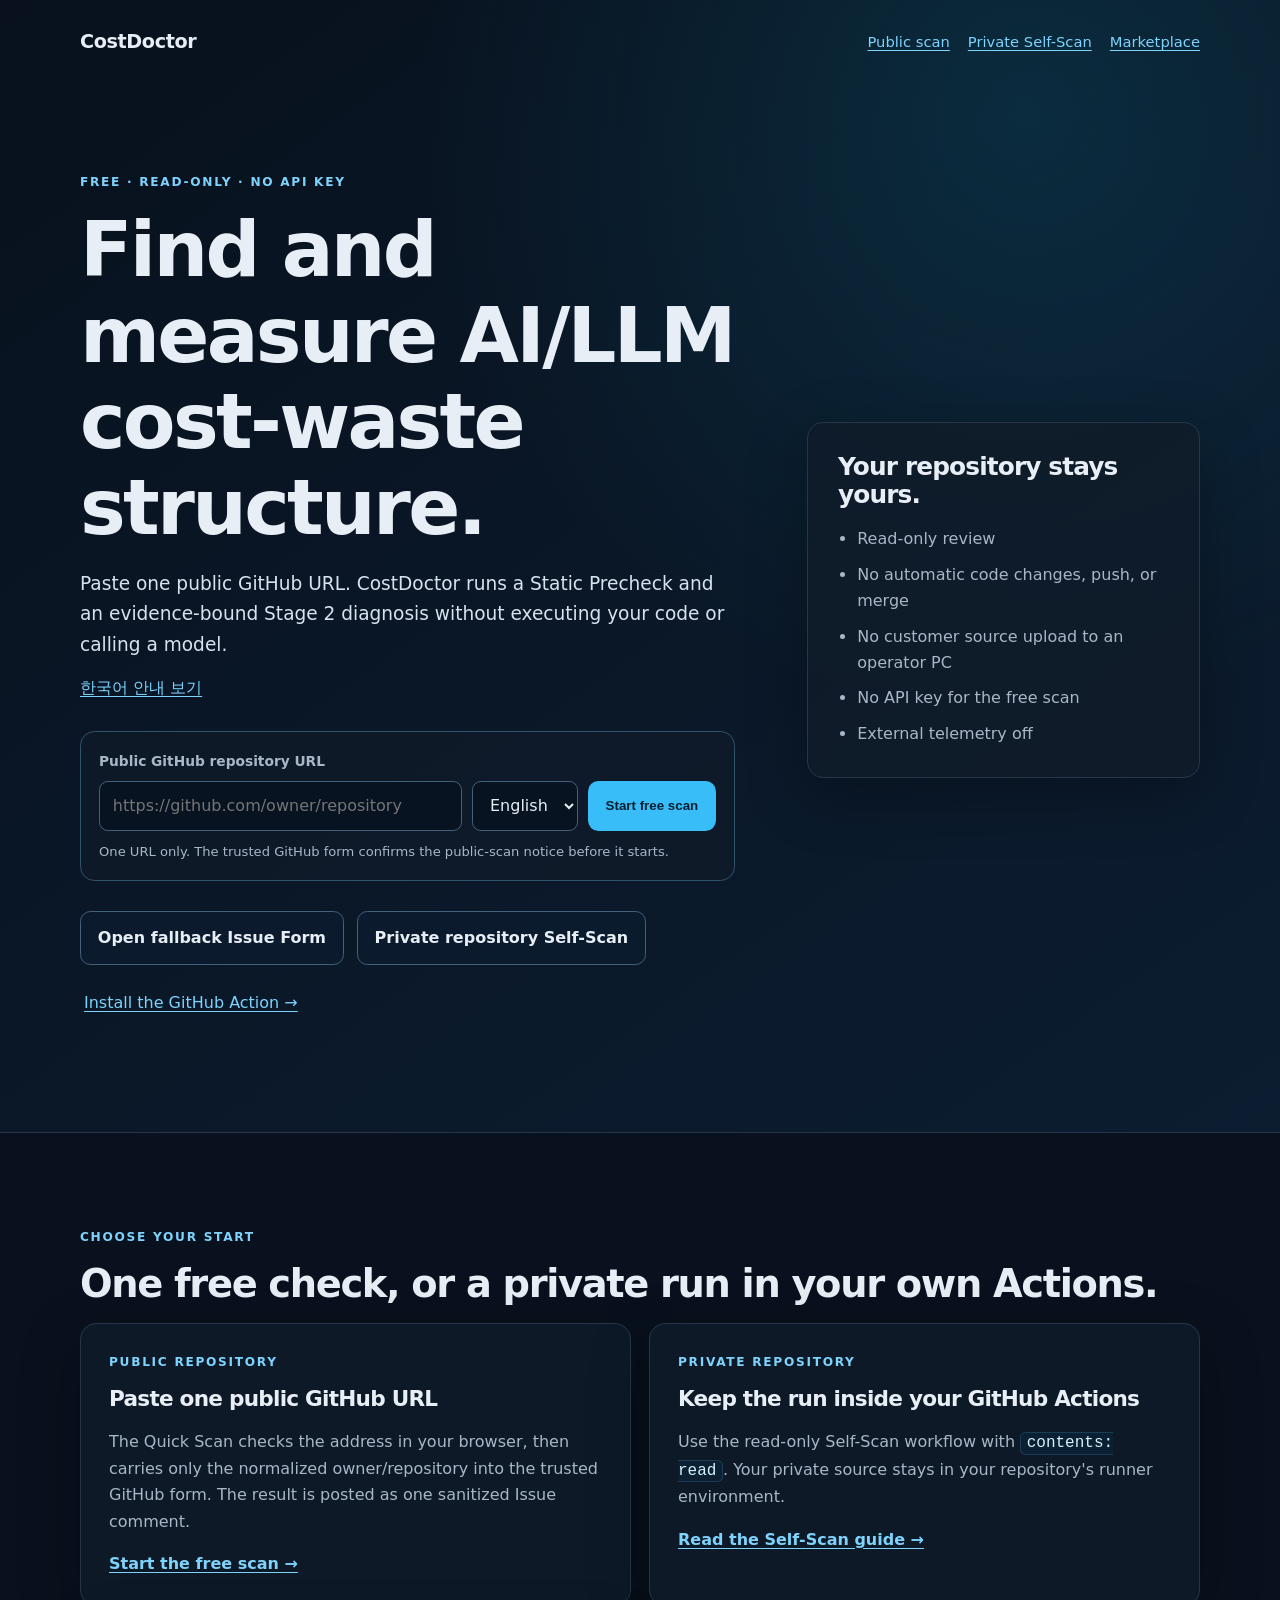
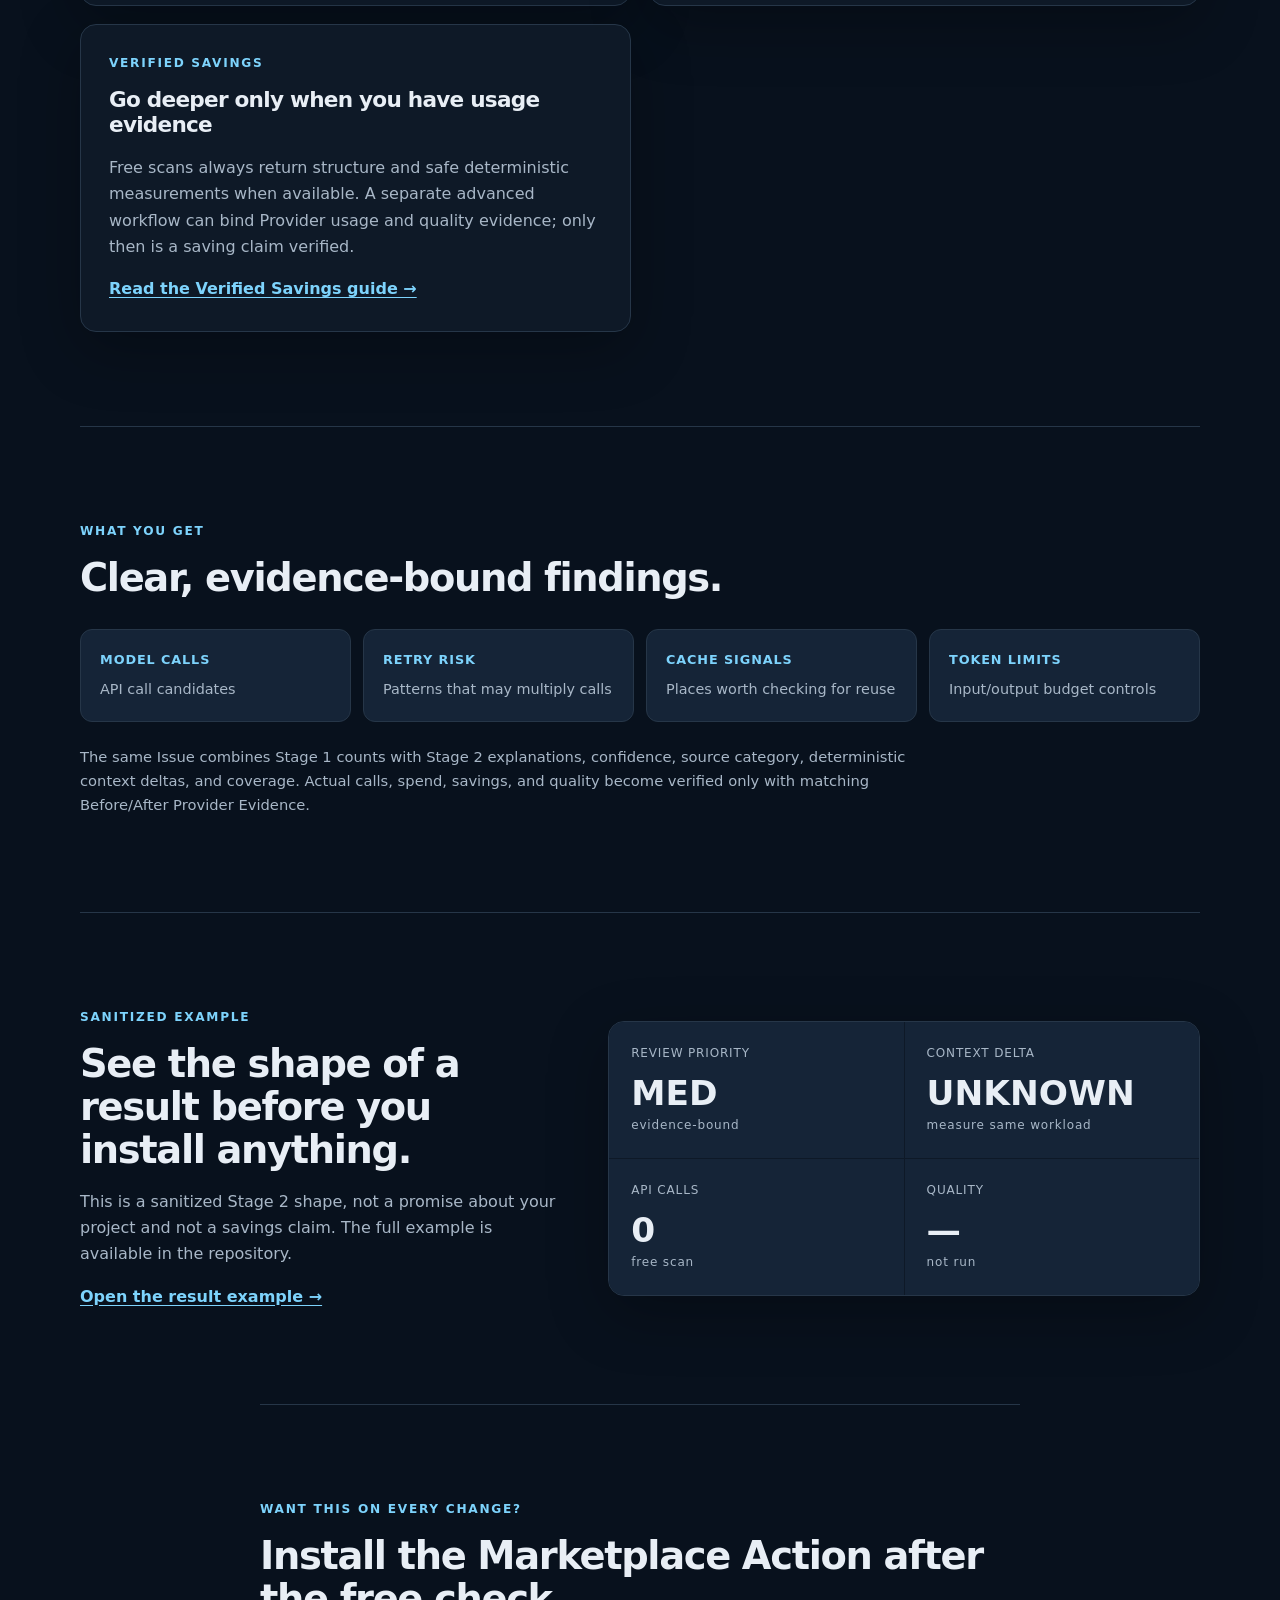
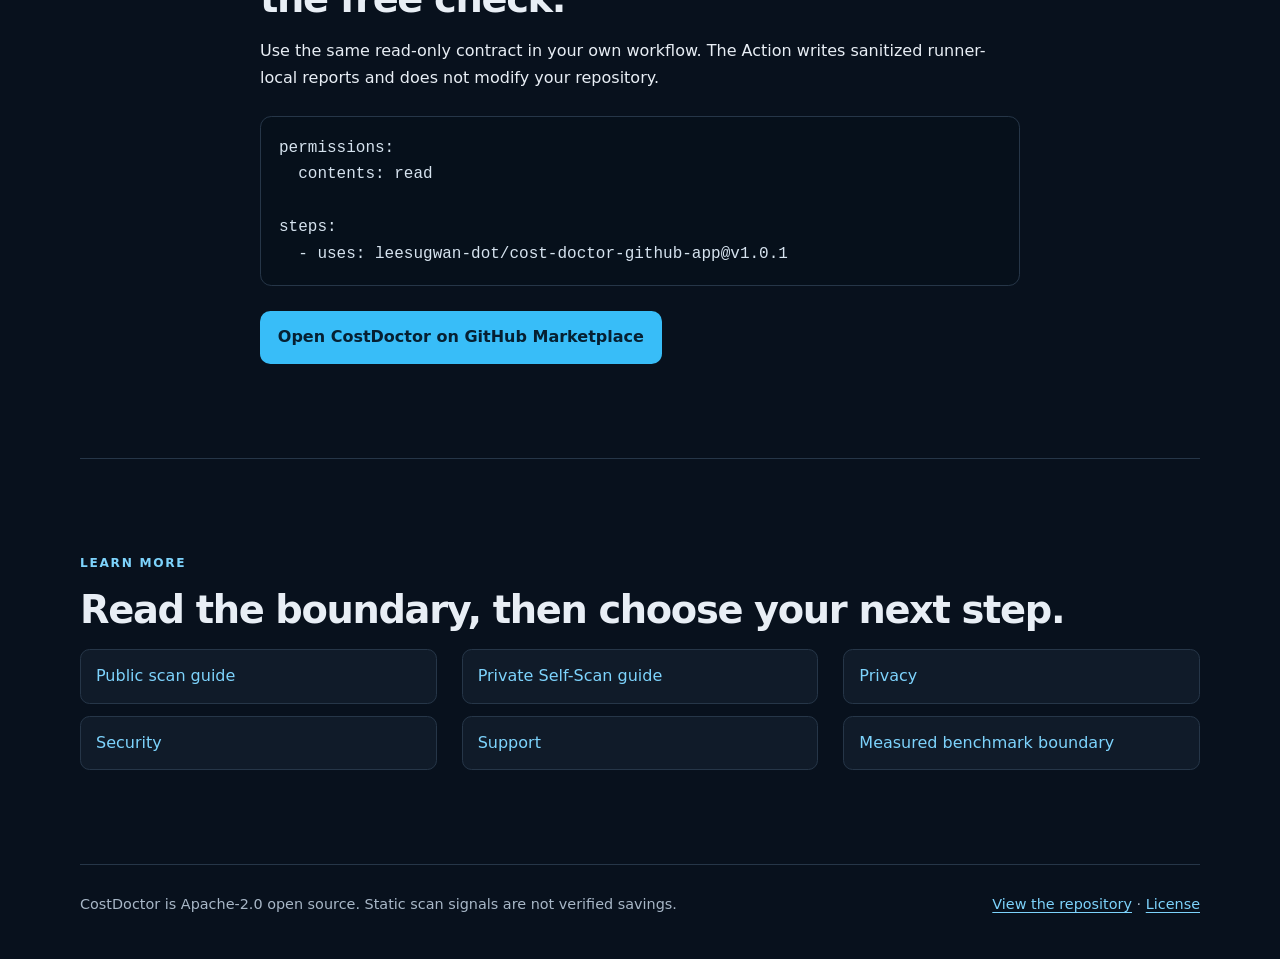
<file: docs/index.html>
<!doctype html>
<html lang="en">
<head>
  <meta charset="utf-8">
  <meta name="viewport" content="width=device-width, initial-scale=1">
  <meta name="description" content="CostDoctor is a free, read-only GitHub review that diagnoses AI and LLM cost-waste structure and measures safe deterministic opportunities.">
  <link rel="canonical" href="https://leesugwan-dot.github.io/cost-doctor-github-app/">
  <link rel="alternate" hreflang="en" href="https://leesugwan-dot.github.io/cost-doctor-github-app/">
  <link rel="alternate" hreflang="ko" href="https://leesugwan-dot.github.io/cost-doctor-github-app/ko/">
  <link rel="alternate" hreflang="x-default" href="https://leesugwan-dot.github.io/cost-doctor-github-app/">
  <meta property="og:type" content="website">
  <meta property="og:title" content="CostDoctor — Free AI/LLM cost review for GitHub">
  <meta property="og:description" content="Paste one public GitHub URL and receive a safe, evidence-bound cost diagnosis.">
  <meta property="og:url" content="https://leesugwan-dot.github.io/cost-doctor-github-app/">
  <meta name="twitter:card" content="summary">
  <meta name="twitter:title" content="CostDoctor — Free AI/LLM cost review for GitHub">
  <meta name="twitter:description" content="Read-only, no API key, no code execution.">
  <meta property="og:image" content="https://leesugwan-dot.github.io/cost-doctor-github-app/social-preview.svg">
  <meta name="twitter:image" content="https://leesugwan-dot.github.io/cost-doctor-github-app/social-preview.svg">
  <script type="application/ld+json">
  {
    "@context": "https://schema.org",
    "@type": "SoftwareApplication",
    "name": "CostDoctor",
    "applicationCategory": "DeveloperApplication",
    "operatingSystem": "GitHub Actions",
    "url": "https://leesugwan-dot.github.io/cost-doctor-github-app/",
    "description": "Free, read-only AI and LLM cost review for public GitHub repositories."
  }
  </script>
  <title>CostDoctor — Free AI/LLM API cost review</title>
  <link rel="stylesheet" href="styles.css">
</head>
<body>
  <header class="hero">
    <nav class="nav" aria-label="Primary">
      <a class="brand" href="index.html">CostDoctor</a>
      <div class="nav-links">
        <a href="PUBLIC_SCAN.md">Public scan</a>
        <a href="PRIVATE_REPO_SELF_SCAN.md">Private Self-Scan</a>
        <a href="https://github.com/marketplace/actions/costdoctor-repository-review">Marketplace</a>
      </div>
    </nav>
    <div class="hero-grid">
      <div>
        <p class="eyebrow">FREE · READ-ONLY · NO API KEY</p>
        <h1>Find and measure AI/LLM cost-waste structure.</h1>
        <p class="lede">Paste one public GitHub URL. CostDoctor runs a Static Precheck and an evidence-bound Stage 2 diagnosis without executing your code or calling a model.</p>
        <p class="lede-ko"><a href="ko/">한국어 안내 보기</a></p>
        <form id="quick-scan" class="quick-scan" data-quick-scan-form aria-label="Start a free public scan">
          <label for="repository-url">Public GitHub repository URL</label>
          <div class="quick-scan-row">
            <input id="repository-url" data-repository-url name="repository_url" type="url" inputmode="url" autocomplete="url" maxlength="2048" placeholder="https://github.com/owner/repository" required>
            <select data-result-language name="result_language" aria-label="Result language">
              <option value="en">English</option>
              <option value="ko">한국어</option>
            </select>
            <button class="button primary" type="submit">Start free scan</button>
          </div>
          <p class="quick-scan-status" data-quick-scan-status data-state="idle" aria-live="polite">One URL only. The trusted GitHub form confirms the public-scan notice before it starts.</p>
        </form>
        <div class="actions" aria-label="Get started">
          <a class="button secondary" href="https://github.com/leesugwan-dot/cost-doctor-github-app/issues/new?template=public-scan.yml">Open fallback Issue Form</a>
          <a class="button secondary" href="PRIVATE_REPO_SELF_SCAN.md">Private repository Self-Scan</a>
          <a class="text-link" href="https://github.com/marketplace/actions/costdoctor-repository-review">Install the GitHub Action →</a>
        </div>
      </div>
      <aside class="trust-card" aria-label="Safety boundaries">
        <h2>Your repository stays yours.</h2>
        <ul>
          <li>Read-only review</li>
          <li>No automatic code changes, push, or merge</li>
          <li>No customer source upload to an operator PC</li>
          <li>No API key for the free scan</li>
          <li>External telemetry off</li>
        </ul>
      </aside>
    </div>
  </header>

  <main>
    <section class="section" aria-labelledby="choose-path">
      <p class="eyebrow">CHOOSE YOUR START</p>
      <h2 id="choose-path">One free check, or a private run in your own Actions.</h2>
      <div class="path-grid">
        <article class="path-card">
          <p class="card-kicker">PUBLIC REPOSITORY</p>
          <h3>Paste one public GitHub URL</h3>
          <p>The Quick Scan checks the address in your browser, then carries only the normalized owner/repository into the trusted GitHub form. The result is posted as one sanitized Issue comment.</p>
          <a class="arrow-link" href="#quick-scan">Start the free scan →</a>
        </article>
        <article class="path-card">
          <p class="card-kicker">PRIVATE REPOSITORY</p>
          <h3>Keep the run inside your GitHub Actions</h3>
          <p>Use the read-only Self-Scan workflow with <code>contents: read</code>. Your private source stays in your repository's runner environment.</p>
          <a class="arrow-link" href="PRIVATE_REPO_SELF_SCAN.md">Read the Self-Scan guide →</a>
        </article>
        <article class="path-card">
          <p class="card-kicker">VERIFIED SAVINGS</p>
          <h3>Go deeper only when you have usage evidence</h3>
          <p>Free scans always return structure and safe deterministic measurements when available. A separate advanced workflow can bind Provider usage and quality evidence; only then is a saving claim verified.</p>
          <a class="arrow-link" href="https://github.com/leesugwan-dot/cost-doctor-github-app/blob/main/docs/PUBLIC_VERIFIED_SAVINGS.md">Read the Verified Savings guide →</a>
        </article>
      </div>
    </section>

    <section class="section" aria-labelledby="checks">
      <p class="eyebrow">WHAT YOU GET</p>
      <h2 id="checks">Clear, evidence-bound findings.</h2>
      <div class="signal-grid">
        <div class="signal"><strong>MODEL CALLS</strong><span>API call candidates</span></div>
        <div class="signal"><strong>RETRY RISK</strong><span>Patterns that may multiply calls</span></div>
        <div class="signal"><strong>CACHE SIGNALS</strong><span>Places worth checking for reuse</span></div>
        <div class="signal"><strong>TOKEN LIMITS</strong><span>Input/output budget controls</span></div>
      </div>
      <p class="note">The same Issue combines Stage 1 counts with Stage 2 explanations, confidence, source category, deterministic context deltas, and coverage. Actual calls, spend, savings, and quality become verified only with matching Before/After Provider Evidence.</p>
    </section>

    <section class="section example" aria-labelledby="example">
      <div>
        <p class="eyebrow">SANITIZED EXAMPLE</p>
        <h2 id="example">See the shape of a result before you install anything.</h2>
        <p>This is a sanitized Stage 2 shape, not a promise about your project and not a savings claim. The full example is available in the repository.</p>
        <a class="arrow-link" href="https://github.com/leesugwan-dot/cost-doctor-github-app/blob/main/costdoctor-entry/examples/report.md">Open the result example →</a>
      </div>
      <div class="result-card" role="img" aria-label="Sanitized Stage 2 example showing priority, measured context delta, and safety">
        <div><span>REVIEW PRIORITY</span><b>MED</b><small>evidence-bound</small></div>
        <div><span>CONTEXT DELTA</span><b>UNKNOWN</b><small>measure same workload</small></div>
        <div><span>API CALLS</span><b>0</b><small>free scan</small></div>
        <div><span>QUALITY</span><b>—</b><small>not run</small></div>
      </div>
    </section>

    <section class="section compact" aria-labelledby="repeat">
      <p class="eyebrow">WANT THIS ON EVERY CHANGE?</p>
      <h2 id="repeat">Install the Marketplace Action after the free check.</h2>
      <p>Use the same read-only contract in your own workflow. The Action writes sanitized runner-local reports and does not modify your repository.</p>
      <pre><code>permissions:
  contents: read

steps:
  - uses: leesugwan-dot/cost-doctor-github-app@v1.0.1</code></pre>
      <a class="button primary" href="https://github.com/marketplace/actions/costdoctor-repository-review">Open CostDoctor on GitHub Marketplace</a>
    </section>

    <section class="section footer-links" aria-labelledby="learn">
      <p class="eyebrow">LEARN MORE</p>
      <h2 id="learn">Read the boundary, then choose your next step.</h2>
      <div class="link-grid">
        <a href="PUBLIC_SCAN.md">Public scan guide</a>
        <a href="PRIVATE_REPO_SELF_SCAN.md">Private Self-Scan guide</a>
        <a href="https://github.com/leesugwan-dot/cost-doctor-github-app/blob/main/PRIVACY.md">Privacy</a>
        <a href="https://github.com/leesugwan-dot/cost-doctor-github-app/blob/main/SECURITY.md">Security</a>
        <a href="https://github.com/leesugwan-dot/cost-doctor-github-app/blob/main/SUPPORT.md">Support</a>
        <a href="https://github.com/leesugwan-dot/cost-doctor-github-app/blob/main/universal/README.md">Measured benchmark boundary</a>
      </div>
    </section>
  </main>

  <footer class="footer">
    <p>CostDoctor is Apache-2.0 open source. Static scan signals are not verified savings.</p>
    <p><a href="https://github.com/leesugwan-dot/cost-doctor-github-app">View the repository</a> · <a href="https://github.com/leesugwan-dot/cost-doctor-github-app/blob/main/LICENSE">License</a></p>
  </footer>
  <script src="quick-scan.js" defer></script>
</body>
</html>
</file>
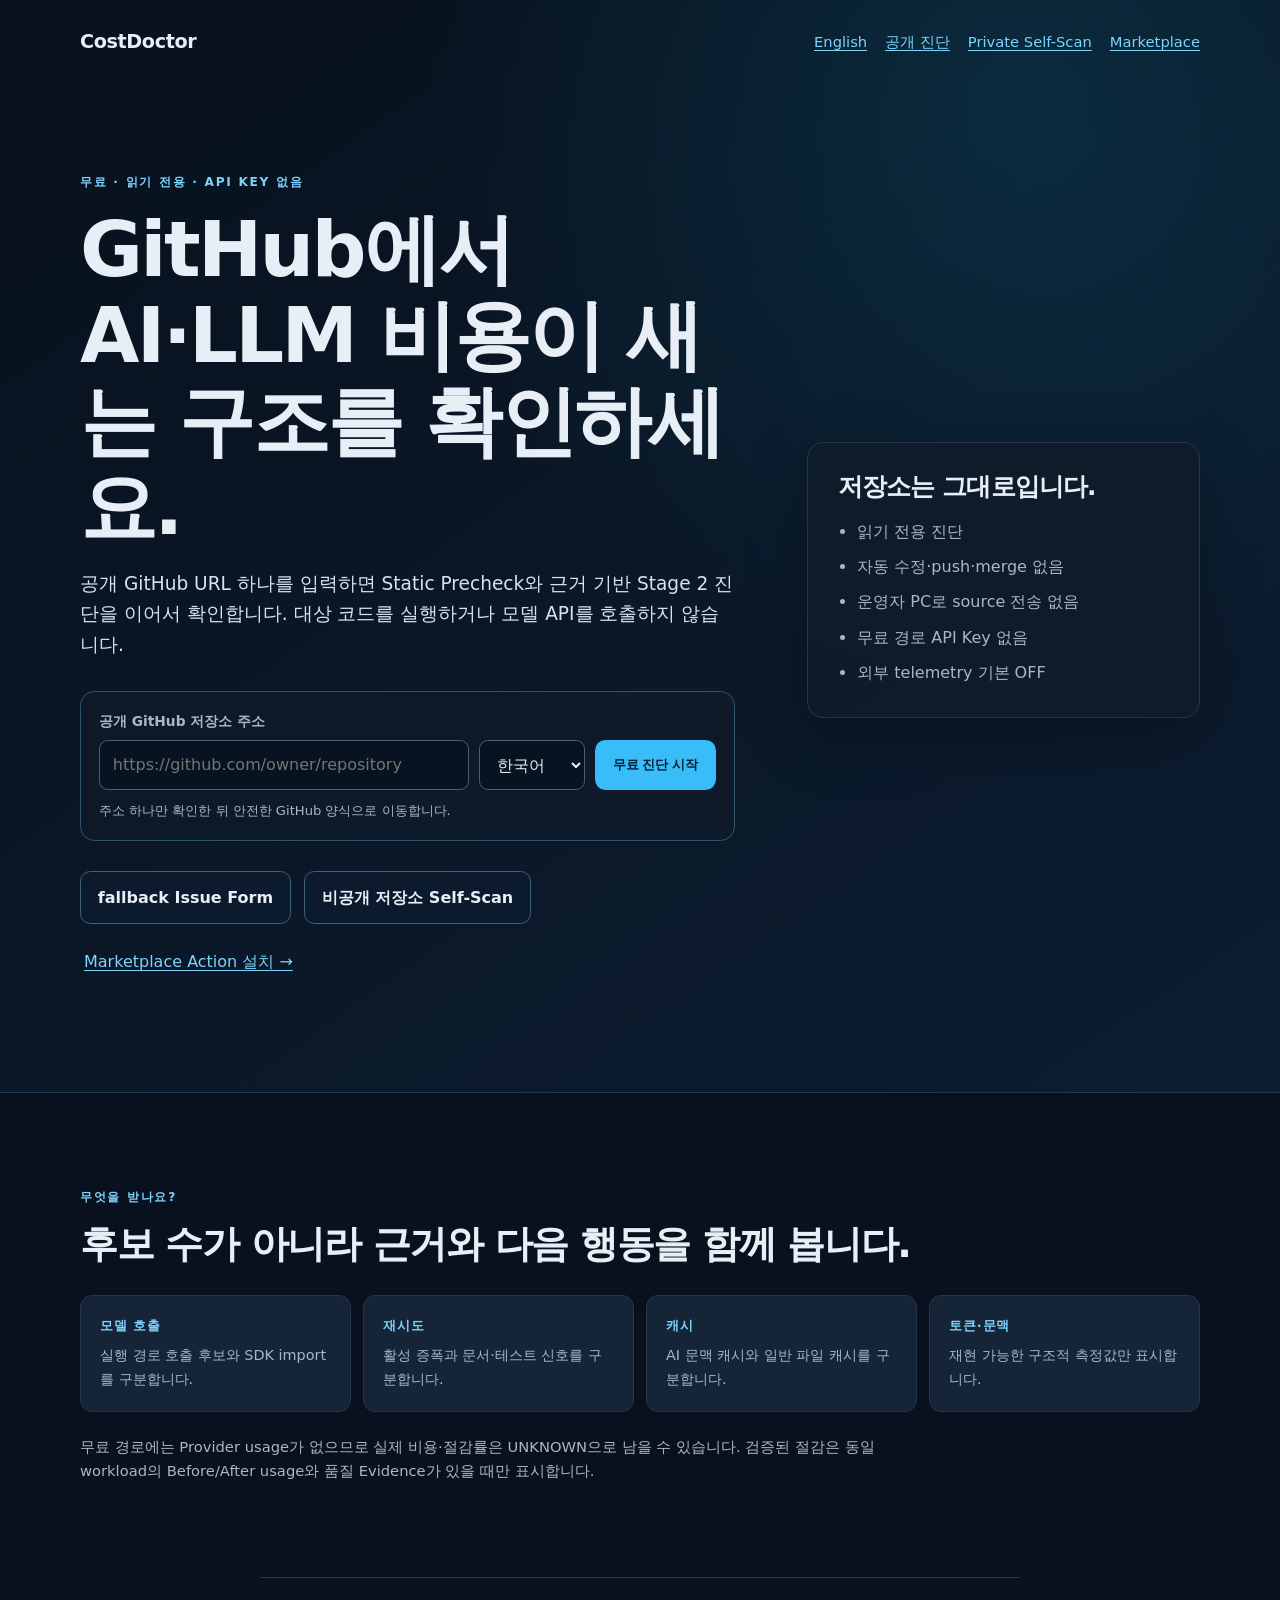
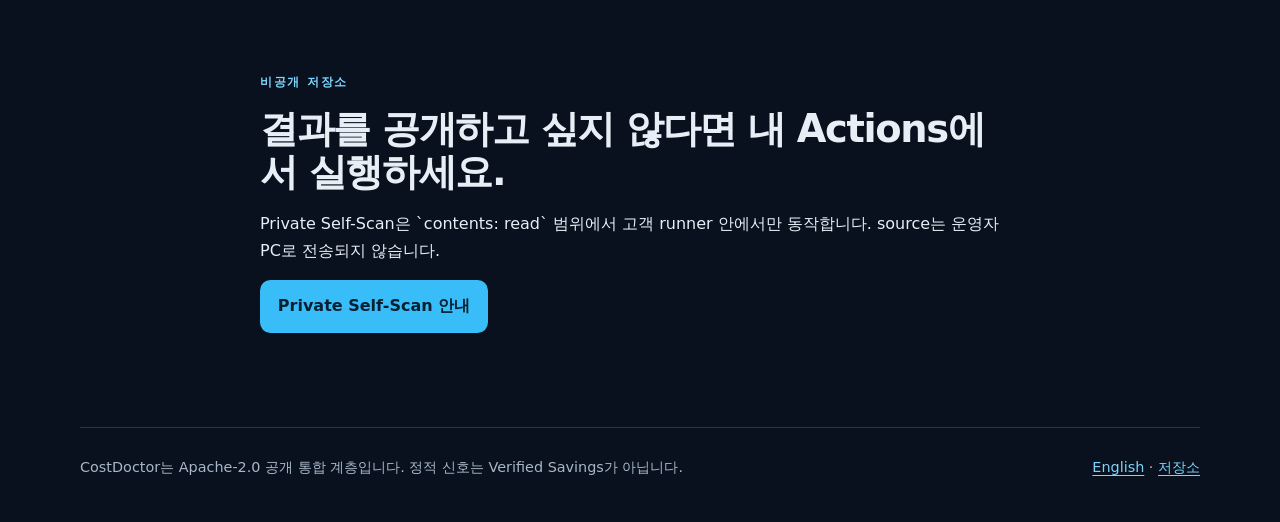
<file: docs/ko/index.html>
<!doctype html>
<html lang="ko">
<head>
  <meta charset="utf-8">
  <meta name="viewport" content="width=device-width, initial-scale=1">
  <meta name="description" content="CostDoctor는 코드를 실행하지 않고 GitHub 저장소의 AI·LLM 비용 낭비 구조를 무료로 점검합니다.">
  <link rel="canonical" href="https://leesugwan-dot.github.io/cost-doctor-github-app/ko/">
  <link rel="alternate" hreflang="ko" href="https://leesugwan-dot.github.io/cost-doctor-github-app/ko/">
  <link rel="alternate" hreflang="en" href="https://leesugwan-dot.github.io/cost-doctor-github-app/">
  <link rel="alternate" hreflang="x-default" href="https://leesugwan-dot.github.io/cost-doctor-github-app/">
  <meta property="og:type" content="website">
  <meta property="og:title" content="CostDoctor — GitHub AI·LLM 비용 점검">
  <meta property="og:description" content="공개 GitHub URL 하나로 안전한 읽기 전용 비용 구조 진단을 시작하세요.">
  <meta property="og:url" content="https://leesugwan-dot.github.io/cost-doctor-github-app/ko/">
  <meta property="og:image" content="https://leesugwan-dot.github.io/cost-doctor-github-app/social-preview.svg">
  <title>CostDoctor — GitHub AI·LLM 비용 점검</title>
  <link rel="stylesheet" href="../styles.css">
</head>
<body>
  <header class="hero">
    <nav class="nav" aria-label="주요 메뉴">
      <a class="brand" href="./">CostDoctor</a>
      <div class="nav-links">
        <a href="../">English</a>
        <a href="../PUBLIC_SCAN.md">공개 진단</a>
        <a href="../PRIVATE_REPO_SELF_SCAN.md">Private Self-Scan</a>
        <a href="https://github.com/marketplace/actions/costdoctor-repository-review">Marketplace</a>
      </div>
    </nav>
    <div class="hero-grid">
      <div>
        <p class="eyebrow">무료 · 읽기 전용 · API KEY 없음</p>
        <h1>GitHub에서 AI·LLM 비용이 새는 구조를 확인하세요.</h1>
        <p class="lede">공개 GitHub URL 하나를 입력하면 Static Precheck와 근거 기반 Stage 2 진단을 이어서 확인합니다. 대상 코드를 실행하거나 모델 API를 호출하지 않습니다.</p>
        <form id="quick-scan" class="quick-scan" data-quick-scan-form aria-label="무료 공개 진단 시작">
          <label for="repository-url">공개 GitHub 저장소 주소</label>
          <div class="quick-scan-row">
            <input id="repository-url" data-repository-url name="repository_url" type="url" inputmode="url" autocomplete="url" maxlength="2048" placeholder="https://github.com/owner/repository" required>
            <select data-result-language name="result_language" aria-label="결과 언어">
              <option value="en">English</option>
              <option value="ko" selected>한국어</option>
            </select>
            <button class="button primary" type="submit">무료 진단 시작</button>
          </div>
          <p class="quick-scan-status" data-quick-scan-status data-state="idle" aria-live="polite">주소 하나만 확인한 뒤 안전한 GitHub 양식으로 이동합니다.</p>
        </form>
        <div class="actions" aria-label="시작 경로">
          <a class="button secondary" href="https://github.com/leesugwan-dot/cost-doctor-github-app/issues/new?template=public-scan.yml">fallback Issue Form</a>
          <a class="button secondary" href="../PRIVATE_REPO_SELF_SCAN.md">비공개 저장소 Self-Scan</a>
          <a class="text-link" href="https://github.com/marketplace/actions/costdoctor-repository-review">Marketplace Action 설치 →</a>
        </div>
      </div>
      <aside class="trust-card" aria-label="안전 경계">
        <h2>저장소는 그대로입니다.</h2>
        <ul>
          <li>읽기 전용 진단</li>
          <li>자동 수정·push·merge 없음</li>
          <li>운영자 PC로 source 전송 없음</li>
          <li>무료 경로 API Key 없음</li>
          <li>외부 telemetry 기본 OFF</li>
        </ul>
      </aside>
    </div>
  </header>
  <main>
    <section class="section" aria-labelledby="what-you-get">
      <p class="eyebrow">무엇을 받나요?</p>
      <h2 id="what-you-get">후보 수가 아니라 근거와 다음 행동을 함께 봅니다.</h2>
      <div class="signal-grid">
        <div class="signal"><strong>모델 호출</strong><span>실행 경로 호출 후보와 SDK import를 구분합니다.</span></div>
        <div class="signal"><strong>재시도</strong><span>활성 증폭과 문서·테스트 신호를 구분합니다.</span></div>
        <div class="signal"><strong>캐시</strong><span>AI 문맥 캐시와 일반 파일 캐시를 구분합니다.</span></div>
        <div class="signal"><strong>토큰·문맥</strong><span>재현 가능한 구조적 측정값만 표시합니다.</span></div>
      </div>
      <p class="note">무료 경로에는 Provider usage가 없으므로 실제 비용·절감률은 UNKNOWN으로 남을 수 있습니다. 검증된 절감은 동일 workload의 Before/After usage와 품질 Evidence가 있을 때만 표시합니다.</p>
    </section>
    <section class="section compact" aria-labelledby="private-path">
      <p class="eyebrow">비공개 저장소</p>
      <h2 id="private-path">결과를 공개하고 싶지 않다면 내 Actions에서 실행하세요.</h2>
      <p>Private Self-Scan은 `contents: read` 범위에서 고객 runner 안에서만 동작합니다. source는 운영자 PC로 전송되지 않습니다.</p>
      <a class="button primary" href="../PRIVATE_REPO_SELF_SCAN.md">Private Self-Scan 안내</a>
    </section>
  </main>
  <footer class="footer">
    <p>CostDoctor는 Apache-2.0 공개 통합 계층입니다. 정적 신호는 Verified Savings가 아닙니다.</p>
    <p><a href="../">English</a> · <a href="https://github.com/leesugwan-dot/cost-doctor-github-app">저장소</a></p>
  </footer>
  <script src="../quick-scan.js" defer></script>
</body>
</html>
</file>
<file: docs/styles.css>
:root {
  color-scheme: dark;
  --ink: #e8eef5;
  --muted: #a8b7c7;
  --line: #263648;
  --panel: #101b29;
  --panel-soft: #152437;
  --accent: #7dd3fc;
  --accent-strong: #38bdf8;
  --shadow: 0 18px 60px rgba(0, 0, 0, .28);
}

* { box-sizing: border-box; }
html { scroll-behavior: smooth; }
body { margin: 0; background: #08111d; color: var(--ink); font: 16px/1.65 system-ui, -apple-system, BlinkMacSystemFont, "Segoe UI", sans-serif; }
a { color: var(--accent); text-underline-offset: 3px; }
a:hover { color: #bae6fd; }
code { color: #d5f3ff; background: #0b2133; border: 1px solid #1b3d54; border-radius: .35rem; padding: .08rem .35rem; }
.hero { background: radial-gradient(circle at 80% 10%, rgba(14, 116, 144, .23), transparent 42%), linear-gradient(145deg, #08111d 0%, #0c1d31 100%); border-bottom: 1px solid var(--line); }
.nav, .hero-grid, .section, .footer { width: min(1120px, calc(100% - 40px)); margin: 0 auto; }
.nav { display: flex; align-items: center; justify-content: space-between; gap: 24px; padding: 26px 0; }
.brand { color: var(--ink); font-size: 1.2rem; font-weight: 750; text-decoration: none; letter-spacing: -.02em; }
.nav-links { display: flex; flex-wrap: wrap; gap: 18px; font-size: .92rem; }
.hero-grid { display: grid; grid-template-columns: 1.25fr .75fr; gap: 72px; padding: 88px 0 104px; align-items: center; }
.eyebrow, .card-kicker { color: var(--accent); font-size: .76rem; font-weight: 750; letter-spacing: .14em; margin: 0 0 15px; }
h1, h2, h3 { line-height: 1.12; letter-spacing: -.035em; margin: 0 0 18px; }
h1 { font-size: clamp(2.55rem, 6vw, 5.15rem); max-width: 790px; }
h2 { font-size: clamp(1.75rem, 3vw, 2.6rem); }
h3 { font-size: 1.35rem; }
.lede { color: #d6e3ef; font-size: 1.16rem; max-width: 690px; margin: 0 0 14px; }
.lede-ko { color: var(--muted); max-width: 690px; margin: 0; }
.actions { display: flex; flex-wrap: wrap; align-items: center; gap: 13px; margin-top: 30px; }
.quick-scan { background: rgba(16, 27, 41, .76); border: 1px solid #31536c; border-radius: .9rem; margin-top: 30px; max-width: 840px; padding: 18px; }
.quick-scan label { display: block; color: var(--muted); font-size: .86rem; font-weight: 700; margin-bottom: 8px; }
.quick-scan-row { display: grid; grid-template-columns: minmax(0, 1fr) auto auto; gap: 10px; }
.quick-scan input, .quick-scan select { background: #071321; border: 1px solid #44617b; border-radius: .55rem; color: var(--ink); font: inherit; min-height: 48px; padding: .68rem .8rem; }
.quick-scan input:focus, .quick-scan select:focus, .quick-scan button:focus { outline: 3px solid var(--accent); outline-offset: 2px; }
.quick-scan-status { color: var(--muted); font-size: .82rem; margin: 10px 0 0; }
.quick-scan-status[data-state="failure"] { color: #fda4af; }
.quick-scan-status[data-state="accepted"] { color: #86efac; }
.button { border: 1px solid transparent; border-radius: .65rem; display: inline-block; font-weight: 720; padding: .78rem 1.05rem; text-decoration: none; }
.button.primary { background: var(--accent-strong); color: #062032; }
.button.primary:hover { background: #7dd3fc; color: #041a2a; }
.button.secondary { border-color: #44617b; color: var(--ink); background: rgba(13, 31, 50, .5); }
.text-link { padding: .75rem .25rem; }
.trust-card, .path-card, .result-card { background: rgba(16, 27, 41, .86); border: 1px solid var(--line); border-radius: 1rem; box-shadow: var(--shadow); }
.trust-card { padding: 30px; }
.trust-card h2 { font-size: 1.55rem; }
.trust-card ul { margin: 0; padding-left: 1.2rem; color: var(--muted); }
.trust-card li + li { margin-top: 9px; }
.section { padding: 94px 0; }
.section + .section { border-top: 1px solid var(--line); }
.path-grid { display: grid; grid-template-columns: repeat(2, 1fr); gap: 18px; }
.path-card { padding: 28px; }
.path-card p:not(.card-kicker) { color: var(--muted); min-height: 78px; }
.arrow-link { font-weight: 700; }
.signal-grid { display: grid; grid-template-columns: repeat(4, 1fr); gap: 12px; margin-top: 30px; }
.signal { background: var(--panel-soft); border: 1px solid var(--line); border-radius: .75rem; padding: 19px; }
.signal strong, .signal span { display: block; }
.signal strong { font-size: .8rem; color: var(--accent); letter-spacing: .07em; }
.signal span { color: var(--muted); font-size: .9rem; margin-top: 8px; }
.note { color: var(--muted); font-size: .92rem; margin: 23px 0 0; max-width: 840px; }
.example { display: grid; grid-template-columns: .9fr 1.1fr; align-items: center; gap: 44px; }
.example p:not(.eyebrow) { color: var(--muted); }
.result-card { display: grid; grid-template-columns: repeat(2, 1fr); gap: 1px; overflow: hidden; }
.result-card > div { background: var(--panel-soft); min-height: 130px; padding: 22px; }
.result-card span, .result-card small { color: var(--muted); display: block; font-size: .75rem; letter-spacing: .07em; }
.result-card b { display: block; font-size: 2.15rem; line-height: 1; margin: 12px 0 6px; }
.compact { max-width: 760px; }
pre { background: #06101b; border: 1px solid var(--line); border-radius: .7rem; overflow-x: auto; padding: 18px; margin: 25px 0; }
pre code { background: none; border: 0; padding: 0; color: #d6e3ef; }
.link-grid { display: grid; grid-template-columns: repeat(3, 1fr); gap: 12px 25px; }
.link-grid a { background: var(--panel); border: 1px solid var(--line); border-radius: .6rem; padding: 13px 15px; text-decoration: none; }
.footer { border-top: 1px solid var(--line); color: var(--muted); display: flex; flex-wrap: wrap; justify-content: space-between; gap: 15px; padding: 28px 0 42px; font-size: .9rem; }
.footer p { margin: 0; }
@media (max-width: 780px) {
  .nav, .hero-grid, .section, .footer { width: min(100% - 28px, 640px); }
  .nav { align-items: flex-start; flex-direction: column; padding: 20px 0; }
  .hero-grid, .example { grid-template-columns: 1fr; gap: 36px; padding: 64px 0 74px; }
  .section { padding: 68px 0; }
  .path-grid, .signal-grid { grid-template-columns: 1fr; }
  .quick-scan-row { grid-template-columns: 1fr; }
  .path-card p:not(.card-kicker) { min-height: 0; }
  .link-grid { grid-template-columns: 1fr 1fr; }
}
@media (max-width: 440px) {
  .nav-links { gap: 10px 14px; }
  h1 { font-size: 2.65rem; }
  .actions, .button { width: 100%; }
  .text-link { text-align: center; }
  .link-grid { grid-template-columns: 1fr; }
}
</file>
